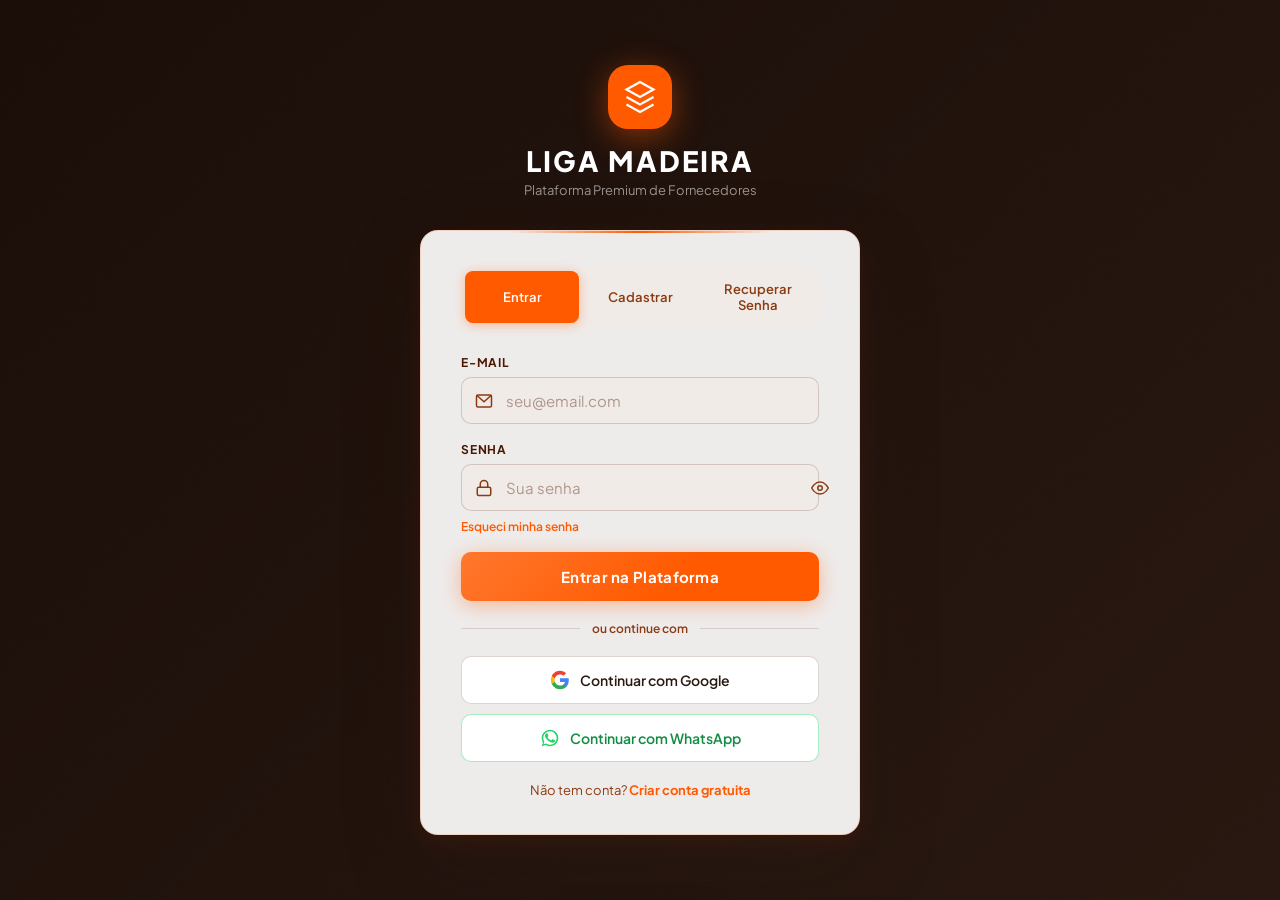
<file: auth.html>
<!DOCTYPE html>
<html lang="pt-BR">
<head>
  <meta charset="UTF-8"/>
  <meta name="viewport" content="width=device-width, initial-scale=1.0"/>
  <title>Liga Madeira | Acesso à Plataforma</title>
  <meta name="description" content="Faça login ou cadastre-se na Liga Madeira — plataforma premium de marceneiros e fornecedores."/>
  <link rel="preconnect" href="https://fonts.googleapis.com">
  <link rel="preconnect" href="https://fonts.gstatic.com" crossorigin>
  <link href="https://fonts.googleapis.com/css2?family=Plus+Jakarta+Sans:wght@300;400;500;600;700;800&display=swap" rel="stylesheet">
  <link rel="stylesheet" href="auth.css"/>
</head>
<body class="auth-body">

  <!-- Animated Background -->
  <div class="auth-bg"></div>
  <div class="particles-layer" id="particles-layer"></div>

  <!-- Toast -->
  <div class="auth-toast" id="auth-toast">
    <svg viewBox="0 0 24 24"><polyline points="20 6 9 17 4 12"/></svg>
    <span id="auth-toast-msg">Mensagem</span>
  </div>

  <!-- OTP Verification Overlay -->
  <div class="otp-overlay" id="otp-overlay">
    <div class="otp-card">
      <div class="otp-icon">
        <svg viewBox="0 0 24 24"><rect x="2" y="4" width="20" height="16" rx="2"/><polyline points="22,4 12,13 2,4"/></svg>
      </div>
      <h3>Verifique seu E-mail</h3>
      <p>Enviamos um código de 6 dígitos para <strong id="otp-email-label">seu e-mail</strong>. Digite abaixo para confirmar sua conta.</p>
      <div class="otp-inputs" id="otp-inputs">
        <input class="otp-digit" maxlength="1" type="text" inputmode="numeric" id="otp-0" oninput="otpInput(0)" onkeydown="otpKeydown(0, event)"/>
        <input class="otp-digit" maxlength="1" type="text" inputmode="numeric" id="otp-1" oninput="otpInput(1)" onkeydown="otpKeydown(1, event)"/>
        <input class="otp-digit" maxlength="1" type="text" inputmode="numeric" id="otp-2" oninput="otpInput(2)" onkeydown="otpKeydown(2, event)"/>
        <input class="otp-digit" maxlength="1" type="text" inputmode="numeric" id="otp-3" oninput="otpInput(3)" onkeydown="otpKeydown(3, event)"/>
        <input class="otp-digit" maxlength="1" type="text" inputmode="numeric" id="otp-4" oninput="otpInput(4)" onkeydown="otpKeydown(4, event)"/>
        <input class="otp-digit" maxlength="1" type="text" inputmode="numeric" id="otp-5" oninput="otpInput(5)" onkeydown="otpKeydown(5, event)"/>
      </div>
      <p class="otp-resend">Não recebeu? <button onclick="resendOTP()">Reenviar código</button></p>
      <button class="btn-auth-primary" id="otp-confirm-btn" onclick="confirmOTP()">Confirmar Código</button>
    </div>
  </div>

  <!-- Google Auth Modal -->
  <div class="google-modal-overlay" id="google-modal">
    <div class="google-modal">
      <div class="google-logo">
        <svg viewBox="0 0 24 24" xmlns="http://www.w3.org/2000/svg">
          <path d="M22.56 12.25c0-.78-.07-1.53-.2-2.25H12v4.26h5.92c-.26 1.37-1.04 2.53-2.21 3.31v2.77h3.57c2.08-1.92 3.28-4.74 3.28-8.09z" fill="#4285F4"/>
          <path d="M12 23c2.97 0 5.46-.98 7.28-2.66l-3.57-2.77c-.98.66-2.23 1.06-3.71 1.06-2.86 0-5.29-1.93-6.16-4.53H2.18v2.84C3.99 20.53 7.7 23 12 23z" fill="#34A853"/>
          <path d="M5.84 14.09c-.22-.66-.35-1.36-.35-2.09s.13-1.43.35-2.09V7.07H2.18C1.43 8.55 1 10.22 1 12s.43 3.45 1.18 4.93l3.66-2.84z" fill="#FBBC05"/>
          <path d="M12 5.38c1.62 0 3.06.56 4.21 1.64l3.15-3.15C17.45 2.09 14.97 1 12 1 7.7 1 3.99 3.47 2.18 7.07l3.66 2.84c.87-2.6 3.3-4.53 6.16-4.53z" fill="#EA4335"/>
        </svg>
        <span>Google</span>
      </div>
      <h3>Fazer login com Google</h3>
      <p class="sub">Escolha uma conta para continuar na Liga Madeira</p>
      <div class="google-account-card" onclick="confirmGoogleLogin()">
        <div class="google-avatar" id="google-avatar-initial">J</div>
        <div class="google-account-info">
          <strong id="google-account-name">Joao Henrique</strong>
          <span id="google-account-email">joaohenrique@gmail.com</span>
        </div>
        <svg style="width:18px;height:18px;margin-left:auto;stroke:#5f6368;fill:none;stroke-width:2;" viewBox="0 0 24 24"><polyline points="9 18 15 12 9 6"/></svg>
      </div>
      <button class="google-btn-confirm" onclick="confirmGoogleLogin()">Continuar</button>
      <button class="google-btn-cancel" onclick="closeGoogleModal()">Cancelar</button>
    </div>
  </div>

  <!-- Main Auth Container -->
  <div class="auth-container">

    <!-- Logo -->
    <div class="auth-logo">
      <div class="logo-icon-wrap">
        <svg viewBox="0 0 24 24"><path d="M12 2L3 7l9 5 9-5-9-5z" stroke-width="1.5"/><path d="M3 12l9 5 9-5" stroke-width="1.5"/><path d="M3 17l9 5 9-5" stroke-width="1.5"/></svg>
      </div>
      <h1>Liga Madeira</h1>
      <p>Plataforma Premium de Fornecedores</p>
    </div>

    <!-- Glass Card -->
    <div class="auth-card">

      <!-- Tab Navigation -->
      <div class="auth-tabs" id="auth-tabs">
        <button class="auth-tab-btn active" id="tab-login"    onclick="switchTab('login')">Entrar</button>
        <button class="auth-tab-btn"        id="tab-register" onclick="switchTab('register')">Cadastrar</button>
        <button class="auth-tab-btn"        id="tab-recover"  onclick="switchTab('recover')">Recuperar Senha</button>
      </div>

      <!-- ═══════════════════════════════════════
           PAINEL: LOGIN
           ═══════════════════════════════════════ -->
      <div class="auth-panel active" id="panel-login">
        <form onsubmit="handleLogin(event)" novalidate>

          <div class="form-group">
            <label for="login-email">E-mail</label>
            <div class="input-wrap">
              <input type="email" id="login-email" placeholder="seu@email.com" autocomplete="email" required/>
              <svg viewBox="0 0 24 24"><rect x="2" y="4" width="20" height="16" rx="2"/><polyline points="22,4 12,13 2,4"/></svg>
            </div>
            <span class="field-error" id="login-email-err">E-mail inválido.</span>
          </div>

          <div class="form-group">
            <label for="login-password">Senha</label>
            <div class="input-wrap">
              <input type="password" id="login-password" placeholder="Sua senha" class="has-toggle" autocomplete="current-password" required/>
              <svg viewBox="0 0 24 24"><rect x="3" y="11" width="18" height="11" rx="2" ry="2"/><path d="M7 11V7a5 5 0 0 1 10 0v4"/></svg>
              <button type="button" class="toggle-pass" onclick="togglePassword('login-password', this)">
                <svg viewBox="0 0 24 24"><path d="M1 12s4-8 11-8 11 8 11 8-4 8-11 8-11-8-11-8z"/><circle cx="12" cy="12" r="3"/></svg>
              </button>
            </div>
            <span class="field-error" id="login-pass-err">Senha incorreta.</span>
          </div>

          <button type="button" class="forgot-link" onclick="switchTab('recover')">Esqueci minha senha</button>

          <button type="submit" class="btn-auth-primary" id="login-btn">
            <span id="login-btn-text">Entrar na Plataforma</span>
          </button>
        </form>

        <div class="auth-divider"><span>ou continue com</span></div>

        <div class="social-btns">
          <button class="btn-auth-outline" onclick="loginWithGoogle()">
            <svg viewBox="0 0 24 24" xmlns="http://www.w3.org/2000/svg">
              <path d="M22.56 12.25c0-.78-.07-1.53-.2-2.25H12v4.26h5.92c-.26 1.37-1.04 2.53-2.21 3.31v2.77h3.57c2.08-1.92 3.28-4.74 3.28-8.09z" fill="#4285F4"/>
              <path d="M12 23c2.97 0 5.46-.98 7.28-2.66l-3.57-2.77c-.98.66-2.23 1.06-3.71 1.06-2.86 0-5.29-1.93-6.16-4.53H2.18v2.84C3.99 20.53 7.7 23 12 23z" fill="#34A853"/>
              <path d="M5.84 14.09c-.22-.66-.35-1.36-.35-2.09s.13-1.43.35-2.09V7.07H2.18C1.43 8.55 1 10.22 1 12s.43 3.45 1.18 4.93l3.66-2.84z" fill="#FBBC05"/>
              <path d="M12 5.38c1.62 0 3.06.56 4.21 1.64l3.15-3.15C17.45 2.09 14.97 1 12 1 7.7 1 3.99 3.47 2.18 7.07l3.66 2.84c.87-2.6 3.3-4.53 6.16-4.53z" fill="#EA4335"/>
            </svg>
            Continuar com Google
          </button>
          <button class="btn-auth-outline whatsapp" onclick="loginWithWhatsApp()">
            <svg viewBox="0 0 24 24" fill="none" xmlns="http://www.w3.org/2000/svg">
              <path d="M17.472 14.382c-.297-.149-1.758-.867-2.03-.967-.273-.099-.471-.148-.67.15-.197.297-.767.966-.94 1.164-.173.199-.347.223-.644.075-.297-.15-1.255-.463-2.39-1.475-.883-.788-1.48-1.761-1.653-2.059-.173-.297-.018-.458.13-.606.134-.133.298-.347.446-.52.149-.174.198-.298.298-.497.099-.198.05-.371-.025-.52-.075-.149-.669-1.612-.916-2.207-.242-.579-.487-.5-.669-.51-.173-.008-.371-.01-.57-.01-.198 0-.52.074-.792.372-.272.297-1.04 1.016-1.04 2.479 0 1.462 1.065 2.875 1.213 3.074.149.198 2.096 3.2 5.077 4.487.709.306 1.262.489 1.694.625.712.227 1.36.195 1.871.118.571-.085 1.758-.719 2.006-1.413.248-.694.248-1.289.173-1.413-.074-.124-.272-.198-.57-.347z" fill="#25D366"/>
              <path d="M12 2C6.477 2 2 6.477 2 12c0 1.936.551 3.741 1.502 5.273L2 22l4.86-1.476A9.953 9.953 0 0012 22c5.523 0 10-4.477 10-10S17.523 2 12 2zm0 18a7.96 7.96 0 01-4.273-1.237l-.306-.181-3.178.966.984-3.094-.199-.317A7.96 7.96 0 014 12c0-4.411 3.589-8 8-8s8 3.589 8 8-3.589 8-8 8z" fill="#25D366"/>
            </svg>
            Continuar com WhatsApp
          </button>
        </div>

        <div class="auth-links">
          Não tem conta? <button onclick="switchTab('register')">Criar conta gratuita</button>
        </div>
      </div>

      <!-- ═══════════════════════════════════════
           PAINEL: CADASTRO
           ═══════════════════════════════════════ -->
      <div class="auth-panel" id="panel-register">
        <form onsubmit="handleRegister(event)" novalidate id="register-form">

          <div class="form-row">
            <div class="form-group">
              <label for="reg-name">Nome Completo</label>
              <div class="input-wrap">
                <input type="text" id="reg-name" placeholder="Seu nome" required/>
                <svg viewBox="0 0 24 24"><path d="M20 21v-2a4 4 0 0 0-4-4H8a4 4 0 0 0-4 4v2"/><circle cx="12" cy="7" r="4"/></svg>
              </div>
              <span class="field-error" id="reg-name-err">Nome obrigatório.</span>
            </div>
            <div class="form-group">
              <label for="reg-phone">Telefone / WhatsApp</label>
              <div class="input-wrap">
                <input type="tel" id="reg-phone" placeholder="(11) 99999-9999" required/>
                <svg viewBox="0 0 24 24"><path d="M22 16.92v3a2 2 0 0 1-2.18 2 19.79 19.79 0 0 1-8.63-3.07A19.5 19.5 0 0 1 4.69 11a19.79 19.79 0 0 1-3.07-8.67A2 2 0 0 1 3.6 2h3a2 2 0 0 1 2 1.72c.127.96.361 1.903.7 2.81a2 2 0 0 1-.45 2.11L7.91 9.91a16 16 0 0 0 6.18 6.18l1.27-.95a2 2 0 0 1 2.11-.45c.907.339 1.85.573 2.81.7A2 2 0 0 1 22 16.92z"/></svg>
              </div>
            </div>
          </div>

          <div class="form-group">
            <label for="reg-email">E-mail</label>
            <div class="input-wrap">
              <input type="email" id="reg-email" placeholder="seu@email.com" required/>
              <svg viewBox="0 0 24 24"><rect x="2" y="4" width="20" height="16" rx="2"/><polyline points="22,4 12,13 2,4"/></svg>
            </div>
            <span class="field-error" id="reg-email-err">E-mail inválido ou já cadastrado.</span>
          </div>

          <div class="form-group">
            <label for="reg-profile">Perfil de Acesso</label>
            <div class="input-wrap">
              <select id="reg-profile" required>
                <option value="">Selecione seu perfil...</option>
                <option value="marceneiro">Marceneiro / Artesão</option>
                <option value="revendedor">Revendedor</option>
                <option value="cliente">Cliente Final</option>
                <option value="fabricante">Fabricante / Fornecedor</option>
              </select>
              <svg viewBox="0 0 24 24"><path d="M16 21v-2a4 4 0 0 0-4-4H5a4 4 0 0 0-4 4v2"/><circle cx="8.5" cy="7" r="4"/><polyline points="17 11 19 13 23 9"/></svg>
            </div>
            <span class="field-error" id="reg-profile-err">Selecione um perfil.</span>
          </div>

          <div class="form-group">
            <label for="reg-password">Senha</label>
            <div class="input-wrap">
              <input type="password" id="reg-password" placeholder="Crie uma senha forte" class="has-toggle" oninput="checkPasswordStrength(this.value)" required/>
              <svg viewBox="0 0 24 24"><rect x="3" y="11" width="18" height="11" rx="2" ry="2"/><path d="M7 11V7a5 5 0 0 1 10 0v4"/></svg>
              <button type="button" class="toggle-pass" onclick="togglePassword('reg-password', this)">
                <svg viewBox="0 0 24 24"><path d="M1 12s4-8 11-8 11 8 11 8-4 8-11 8-11-8-11-8z"/><circle cx="12" cy="12" r="3"/></svg>
              </button>
            </div>
            <div class="pw-strength">
              <div class="pw-bar" id="pw-bar-1"></div>
              <div class="pw-bar" id="pw-bar-2"></div>
              <div class="pw-bar" id="pw-bar-3"></div>
              <span class="pw-label" id="pw-label">—</span>
            </div>
            <span class="field-error" id="reg-pass-err">Mínimo 8 caracteres.</span>
          </div>

          <div class="form-group">
            <label for="reg-confirm-password">Confirmar Senha</label>
            <div class="input-wrap">
              <input type="password" id="reg-confirm-password" placeholder="Repita a senha" class="has-toggle" required/>
              <svg viewBox="0 0 24 24"><rect x="3" y="11" width="18" height="11" rx="2" ry="2"/><path d="M7 11V7a5 5 0 0 1 10 0v4"/></svg>
              <button type="button" class="toggle-pass" onclick="togglePassword('reg-confirm-password', this)">
                <svg viewBox="0 0 24 24"><path d="M1 12s4-8 11-8 11 8 11 8-4 8-11 8-11-8-11-8z"/><circle cx="12" cy="12" r="3"/></svg>
              </button>
            </div>
            <span class="field-error" id="reg-confirm-err">As senhas não coincidem.</span>
          </div>

          <div class="checkbox-row">
            <input type="checkbox" id="reg-terms" required/>
            <label for="reg-terms">Concordo com os <a href="#" onclick="return false;">Termos de Uso</a> e <a href="#" onclick="return false;">Política de Privacidade</a></label>
          </div>
          <span class="field-error" id="reg-terms-err" style="display:block;margin-top:-12px;margin-bottom:14px;">Aceite os termos para continuar.</span>

          <button type="submit" class="btn-auth-primary" id="register-btn">
            <span id="register-btn-text">Criar Minha Conta</span>
          </button>
        </form>

        <div class="auth-links">
          Já tem conta? <button onclick="switchTab('login')">Fazer login</button>
        </div>
      </div>

      <!-- ═══════════════════════════════════════
           PAINEL: RECUPERAR SENHA
           ═══════════════════════════════════════ -->
      <div class="auth-panel" id="panel-recover">

        <!-- Step 1: Enter email -->
        <div id="recover-step-1">
          <p style="font-size:14px;color:var(--wood-light);margin-bottom:22px;line-height:1.6;">
            Informe o e-mail cadastrado. Enviaremos um código de verificação para redefinir sua senha.
          </p>
          <form onsubmit="handleRecoverSend(event)" novalidate>
            <div class="form-group">
              <label for="recover-email">E-mail Cadastrado</label>
              <div class="input-wrap">
                <input type="email" id="recover-email" placeholder="seu@email.com" required/>
                <svg viewBox="0 0 24 24"><rect x="2" y="4" width="20" height="16" rx="2"/><polyline points="22,4 12,13 2,4"/></svg>
              </div>
              <span class="field-error" id="recover-email-err">E-mail não encontrado no sistema.</span>
            </div>
            <button type="submit" class="btn-auth-primary" id="recover-send-btn">
              <span id="recover-btn-text">Enviar Código de Recuperação</span>
            </button>
          </form>
        </div>

        <!-- Step 2: New password -->
        <div id="recover-step-2" style="display:none;">
          <p style="font-size:14px;color:var(--wood-light);margin-bottom:22px;line-height:1.6;">
            Código verificado! Defina sua nova senha abaixo.
          </p>
          <form onsubmit="handleRecoverReset(event)" novalidate>
            <div class="form-group">
              <label for="new-password">Nova Senha</label>
              <div class="input-wrap">
                <input type="password" id="new-password" placeholder="Nova senha forte" class="has-toggle" required/>
                <svg viewBox="0 0 24 24"><rect x="3" y="11" width="18" height="11" rx="2"/><path d="M7 11V7a5 5 0 0 1 10 0v4"/></svg>
                <button type="button" class="toggle-pass" onclick="togglePassword('new-password', this)">
                  <svg viewBox="0 0 24 24"><path d="M1 12s4-8 11-8 11 8 11 8-4 8-11 8-11-8-11-8z"/><circle cx="12" cy="12" r="3"/></svg>
                </button>
              </div>
            </div>
            <div class="form-group">
              <label for="new-password-confirm">Confirmar Nova Senha</label>
              <div class="input-wrap">
                <input type="password" id="new-password-confirm" placeholder="Repita a nova senha" class="has-toggle" required/>
                <svg viewBox="0 0 24 24"><rect x="3" y="11" width="18" height="11" rx="2"/><path d="M7 11V7a5 5 0 0 1 10 0v4"/></svg>
                <button type="button" class="toggle-pass" onclick="togglePassword('new-password-confirm', this)">
                  <svg viewBox="0 0 24 24"><path d="M1 12s4-8 11-8 11 8 11 8-4 8-11 8-11-8-11-8z"/><circle cx="12" cy="12" r="3"/></svg>
                </button>
              </div>
              <span class="field-error" id="new-pass-confirm-err">As senhas não coincidem.</span>
            </div>
            <button type="submit" class="btn-auth-primary">Redefinir Senha</button>
          </form>
        </div>

        <div class="auth-links">
          Lembrou a senha? <button onclick="switchTab('login')">Fazer login</button>
        </div>
      </div>

    </div><!-- /auth-card -->
  </div><!-- /auth-container -->

  <script src="auth.js?v=1.0.2"></script>
</body>
</html>
</file>
<file: auth.css>
/* ==========================================================================
   LIGA MADEIRA — Auth Screen Design System
   ========================================================================== */

@import url('https://fonts.googleapis.com/css2?family=Plus+Jakarta+Sans:wght@300;400;500;600;700;800&family=Playfair+Display:wght@600;700&display=swap');

*, *::before, *::after { margin: 0; padding: 0; box-sizing: border-box; }

:root {
  --wood-bg: #f4ebe5;
  --wood-dark: #2b1a12;
  --wood-mid: #4a1700;
  --wood-light: #8a3b12;
  --orange: #ff5a00;
  --orange-hover: #e04e00;
  --orange-light: rgba(255,90,0,0.12);
  --white: #ffffff;
  --glass: rgba(255,255,255,0.92);
  --glass-border: rgba(255,90,0,0.18);
  --input-bg: rgba(244,235,229,0.6);
  --shadow-card: 0 30px 80px rgba(43,26,18,0.22), 0 8px 24px rgba(255,90,0,0.08);
  --shadow-btn: 0 4px 20px rgba(255,90,0,0.38);
  --green-wa: #25D366;
  --red-err: #e53e3e;
  --green-ok: #38a169;
  --font: 'Plus Jakarta Sans', sans-serif;
  --radius: 18px;
  --radius-sm: 10px;
  --transition: 0.28s cubic-bezier(0.4, 0, 0.2, 1);
}

/* ── Body / Background ─────────────────────────────────────────────────── */
body.auth-body {
  min-height: 100vh;
  display: flex;
  align-items: center;
  justify-content: center;
  font-family: var(--font);
  background: #1a0d08;
  overflow: hidden;
  position: relative;
}

/* Animated gradient background */
.auth-bg {
  position: fixed;
  inset: 0;
  z-index: 0;
  background: linear-gradient(135deg, #1a0d08 0%, #2b1a12 30%, #4a1700 60%, #1a0d08 100%);
  background-size: 400% 400%;
  animation: gradientShift 12s ease infinite;
}
@keyframes gradientShift {
  0%   { background-position: 0% 50%; }
  50%  { background-position: 100% 50%; }
  100% { background-position: 0% 50%; }
}

/* Animated particles */
.particles-layer {
  position: fixed;
  inset: 0;
  z-index: 1;
  pointer-events: none;
  overflow: hidden;
}
.particle {
  position: absolute;
  border-radius: 50%;
  opacity: 0;
  animation: floatUp var(--dur, 8s) var(--delay, 0s) ease-in infinite;
}
@keyframes floatUp {
  0%   { transform: translateY(100vh) scale(0); opacity: 0; }
  10%  { opacity: 0.6; }
  90%  { opacity: 0.15; }
  100% { transform: translateY(-20px) scale(1); opacity: 0; }
}

/* Wood texture overlay */
.auth-bg::after {
  content: '';
  position: absolute;
  inset: 0;
  background: url("data:image/svg+xml,%3Csvg xmlns='http://www.w3.org/2000/svg' width='200' height='200'%3E%3Cfilter id='n'%3E%3CfeTurbulence type='fractalNoise' baseFrequency='0.9' numOctaves='4' stitchTiles='stitch'/%3E%3C/filter%3E%3Crect width='200' height='200' filter='url(%23n)' opacity='0.04'/%3E%3C/svg%3E") repeat;
  mix-blend-mode: overlay;
  opacity: 0.4;
}

/* ── Auth Container ────────────────────────────────────────────────────── */
.auth-container {
  position: relative;
  z-index: 10;
  width: 100%;
  max-width: 480px;
  padding: 20px;
  animation: slideInUp 0.6s cubic-bezier(0.34, 1.56, 0.64, 1) both;
}
@keyframes slideInUp {
  from { transform: translateY(40px); opacity: 0; }
  to   { transform: translateY(0);    opacity: 1; }
}

/* ── Logo ──────────────────────────────────────────────────────────────── */
.auth-logo {
  text-align: center;
  margin-bottom: 32px;
}
.auth-logo .logo-icon-wrap {
  display: inline-flex;
  align-items: center;
  justify-content: center;
  width: 64px; height: 64px;
  background: var(--orange);
  border-radius: 20px;
  box-shadow: 0 8px 32px rgba(255,90,0,0.45);
  margin-bottom: 14px;
  animation: logoPulse 3s ease-in-out infinite;
}
@keyframes logoPulse {
  0%, 100% { box-shadow: 0 8px 32px rgba(255,90,0,0.45); }
  50%       { box-shadow: 0 8px 48px rgba(255,90,0,0.7); }
}
.auth-logo .logo-icon-wrap svg {
  width: 36px; height: 36px;
  fill: none; stroke: white; stroke-width: 2;
}
.auth-logo h1 {
  font-size: 28px;
  font-weight: 800;
  color: var(--white);
  letter-spacing: 2px;
  text-transform: uppercase;
}
.auth-logo p {
  color: rgba(255,255,255,0.55);
  font-size: 13px;
  margin-top: 4px;
  font-weight: 400;
}

/* ── Glass Card ────────────────────────────────────────────────────────── */
.auth-card {
  background: var(--glass);
  backdrop-filter: blur(24px) saturate(180%);
  -webkit-backdrop-filter: blur(24px) saturate(180%);
  border: 1.5px solid var(--glass-border);
  border-radius: var(--radius);
  padding: 36px 40px;
  box-shadow: var(--shadow-card);
  position: relative;
  overflow: hidden;
}
.auth-card::before {
  content: '';
  position: absolute;
  top: -1px; left: 20%; right: 20%;
  height: 3px;
  background: linear-gradient(90deg, transparent, var(--orange), transparent);
  border-radius: 0 0 4px 4px;
}

/* ── Tab Navigation ────────────────────────────────────────────────────── */
.auth-tabs {
  display: flex;
  gap: 4px;
  background: var(--input-bg);
  padding: 4px;
  border-radius: var(--radius-sm);
  margin-bottom: 28px;
}
.auth-tab-btn {
  flex: 1;
  padding: 10px 12px;
  border: none;
  background: transparent;
  border-radius: 8px;
  font-family: var(--font);
  font-size: 13px;
  font-weight: 600;
  color: var(--wood-light);
  cursor: pointer;
  transition: var(--transition);
}
.auth-tab-btn.active {
  background: var(--orange);
  color: white;
  box-shadow: 0 2px 12px rgba(255,90,0,0.35);
}
.auth-tab-btn:not(.active):hover {
  background: rgba(255,90,0,0.1);
  color: var(--orange);
}

/* ── Tab Panels ────────────────────────────────────────────────────────── */
.auth-panel { display: none; animation: fadeInPanel 0.3s ease both; }
.auth-panel.active { display: block; }
@keyframes fadeInPanel {
  from { opacity: 0; transform: translateX(10px); }
  to   { opacity: 1; transform: translateX(0); }
}

/* ── Form Fields ───────────────────────────────────────────────────────── */
.form-group {
  position: relative;
  margin-bottom: 18px;
}
.form-group label {
  display: block;
  font-size: 12px;
  font-weight: 700;
  text-transform: uppercase;
  letter-spacing: 0.8px;
  color: var(--wood-mid);
  margin-bottom: 7px;
}
.form-group .input-wrap {
  position: relative;
}
.form-group .input-wrap svg {
  position: absolute;
  left: 14px;
  top: 50%;
  transform: translateY(-50%);
  width: 18px; height: 18px;
  stroke: var(--wood-light);
  fill: none;
  stroke-width: 2;
  pointer-events: none;
  transition: var(--transition);
}
.form-group input {
  width: 100%;
  padding: 13px 14px 13px 44px;
  border: 1.5px solid rgba(74,23,0,0.18);
  border-radius: var(--radius-sm);
  background: var(--input-bg);
  font-family: var(--font);
  font-size: 15px;
  color: var(--wood-dark);
  transition: var(--transition);
  outline: none;
}
.form-group input:focus {
  border-color: var(--orange);
  background: white;
  box-shadow: 0 0 0 3px var(--orange-light);
}
.form-group input:focus + svg,
.form-group .input-wrap:focus-within svg { stroke: var(--orange); }
.form-group input::placeholder { color: rgba(74,23,0,0.4); }
.form-group input.error { border-color: var(--red-err); }
.form-group input.success { border-color: var(--green-ok); }

/* Password toggle */
.toggle-pass {
  position: absolute;
  right: 14px; top: 50%;
  transform: translateY(-50%);
  background: none; border: none;
  cursor: pointer; padding: 4px;
  color: var(--wood-light);
}
.toggle-pass:hover { color: var(--orange); }
.toggle-pass svg { width: 18px; height: 18px; stroke: currentColor; fill: none; stroke-width: 2; }

/* Password with toggle has padding right */
.form-group input.has-toggle { padding-right: 46px; }

/* ── Password Strength ─────────────────────────────────────────────────── */
.pw-strength {
  margin-top: 6px;
  display: flex;
  gap: 4px;
  align-items: center;
}
.pw-bar { flex: 1; height: 4px; border-radius: 4px; background: #e2d4cc; transition: var(--transition); }
.pw-bar.weak   { background: var(--red-err); }
.pw-bar.medium { background: #f6ad55; }
.pw-bar.strong { background: var(--green-ok); }
.pw-label { font-size: 11px; font-weight: 600; color: var(--wood-light); margin-left: 6px; }

/* ── Select ────────────────────────────────────────────────────────────── */
.form-group select {
  width: 100%;
  padding: 13px 14px 13px 44px;
  border: 1.5px solid rgba(74,23,0,0.18);
  border-radius: var(--radius-sm);
  background: var(--input-bg);
  font-family: var(--font);
  font-size: 15px;
  color: var(--wood-dark);
  transition: var(--transition);
  outline: none;
  appearance: none;
  cursor: pointer;
}
.form-group select:focus {
  border-color: var(--orange);
  background: white;
  box-shadow: 0 0 0 3px var(--orange-light);
}

/* ── Checkbox Row ──────────────────────────────────────────────────────── */
.checkbox-row {
  display: flex;
  align-items: center;
  gap: 10px;
  margin-bottom: 18px;
}
.checkbox-row input[type="checkbox"] {
  width: 18px; height: 18px;
  accent-color: var(--orange);
  cursor: pointer;
}
.checkbox-row label {
  font-size: 13px;
  color: var(--wood-dark);
  cursor: pointer;
}
.checkbox-row a { color: var(--orange); text-decoration: none; font-weight: 600; }

/* ── Buttons ───────────────────────────────────────────────────────────── */
.btn-auth-primary {
  width: 100%;
  padding: 15px 24px;
  background: var(--orange);
  color: white;
  border: none;
  border-radius: var(--radius-sm);
  font-family: var(--font);
  font-size: 15px;
  font-weight: 700;
  cursor: pointer;
  transition: var(--transition);
  box-shadow: var(--shadow-btn);
  position: relative;
  overflow: hidden;
  letter-spacing: 0.3px;
}
.btn-auth-primary::after {
  content: '';
  position: absolute;
  inset: 0;
  background: linear-gradient(135deg, rgba(255,255,255,0.18) 0%, transparent 60%);
  pointer-events: none;
}
.btn-auth-primary:hover {
  background: var(--orange-hover);
  transform: translateY(-1px);
  box-shadow: 0 8px 28px rgba(255,90,0,0.5);
}
.btn-auth-primary:active { transform: translateY(0); }
.btn-auth-primary:disabled {
  opacity: 0.6; cursor: not-allowed; transform: none;
}

.btn-auth-outline {
  width: 100%;
  padding: 13px 24px;
  background: white;
  color: var(--wood-dark);
  border: 1.5px solid rgba(74,23,0,0.18);
  border-radius: var(--radius-sm);
  font-family: var(--font);
  font-size: 14px;
  font-weight: 600;
  cursor: pointer;
  transition: var(--transition);
  display: flex;
  align-items: center;
  justify-content: center;
  gap: 10px;
}
.btn-auth-outline:hover {
  border-color: var(--orange);
  background: var(--orange-light);
  transform: translateY(-1px);
}
.btn-auth-outline.whatsapp {
  border-color: rgba(37,211,102,0.4);
  color: #128c43;
}
.btn-auth-outline.whatsapp:hover {
  border-color: var(--green-wa);
  background: rgba(37,211,102,0.08);
  transform: translateY(-1px);
}
.btn-auth-outline svg { width: 20px; height: 20px; flex-shrink: 0; }

/* ── Divider ───────────────────────────────────────────────────────────── */
.auth-divider {
  display: flex;
  align-items: center;
  gap: 12px;
  margin: 20px 0;
}
.auth-divider::before, .auth-divider::after {
  content: '';
  flex: 1;
  height: 1px;
  background: rgba(74,23,0,0.15);
}
.auth-divider span {
  font-size: 12px;
  color: var(--wood-light);
  font-weight: 600;
  white-space: nowrap;
}

/* ── Social Buttons Row ────────────────────────────────────────────────── */
.social-btns { display: flex; flex-direction: column; gap: 10px; }

/* ── Links below form ──────────────────────────────────────────────────── */
.auth-links {
  text-align: center;
  margin-top: 20px;
  font-size: 13px;
  color: var(--wood-light);
}
.auth-links a, .auth-links button {
  color: var(--orange);
  font-weight: 700;
  text-decoration: none;
  background: none;
  border: none;
  cursor: pointer;
  font-family: var(--font);
  font-size: 13px;
}
.auth-links a:hover, .auth-links button:hover { text-decoration: underline; }

/* ── Field Error Message ───────────────────────────────────────────────── */
.field-error {
  display: none;
  font-size: 11px;
  color: var(--red-err);
  margin-top: 4px;
  font-weight: 600;
}
.field-error.show { display: block; }

/* ── OTP Verification Overlay ──────────────────────────────────────────── */
.otp-overlay {
  display: none;
  position: fixed;
  inset: 0;
  background: rgba(26,13,8,0.85);
  backdrop-filter: blur(8px);
  z-index: 100;
  align-items: center;
  justify-content: center;
  animation: fadeIn 0.3s ease;
}
.otp-overlay.show { display: flex; }
@keyframes fadeIn { from { opacity: 0; } to { opacity: 1; } }

.otp-card {
  background: white;
  border-radius: var(--radius);
  padding: 40px 44px;
  max-width: 420px;
  width: 90%;
  text-align: center;
  box-shadow: 0 40px 80px rgba(0,0,0,0.35);
  animation: slideInUp 0.4s cubic-bezier(0.34, 1.56, 0.64, 1) both;
}
.otp-card .otp-icon {
  width: 64px; height: 64px;
  background: var(--orange-light);
  border-radius: 50%;
  display: flex; align-items: center; justify-content: center;
  margin: 0 auto 20px;
}
.otp-card .otp-icon svg {
  width: 32px; height: 32px;
  stroke: var(--orange); fill: none; stroke-width: 2;
}
.otp-card h3 {
  font-size: 22px; font-weight: 800;
  color: var(--wood-dark); margin-bottom: 8px;
}
.otp-card p {
  font-size: 14px; color: var(--wood-light);
  margin-bottom: 28px; line-height: 1.6;
}
.otp-card p strong { color: var(--wood-dark); }
.otp-inputs {
  display: flex;
  gap: 10px;
  justify-content: center;
  margin-bottom: 28px;
}
.otp-digit {
  width: 52px; height: 58px;
  border: 2px solid rgba(74,23,0,0.2);
  border-radius: 12px;
  text-align: center;
  font-family: var(--font);
  font-size: 24px;
  font-weight: 800;
  color: var(--wood-dark);
  background: var(--input-bg);
  outline: none;
  transition: var(--transition);
}
.otp-digit:focus {
  border-color: var(--orange);
  background: white;
  box-shadow: 0 0 0 3px var(--orange-light);
}
.otp-resend {
  font-size: 13px; color: var(--wood-light);
  margin-bottom: 20px;
}
.otp-resend button {
  color: var(--orange); font-weight: 700;
  background: none; border: none; cursor: pointer;
  font-family: var(--font); font-size: 13px;
}

/* ── Google OAuth Modal ────────────────────────────────────────────────── */
.google-modal-overlay {
  display: none;
  position: fixed;
  inset: 0;
  background: rgba(26,13,8,0.7);
  backdrop-filter: blur(6px);
  z-index: 200;
  align-items: center;
  justify-content: center;
}
.google-modal-overlay.show { display: flex; }

.google-modal {
  background: white;
  border-radius: 28px;
  padding: 44px 40px;
  max-width: 400px;
  width: 90%;
  text-align: center;
  box-shadow: 0 40px 80px rgba(0,0,0,0.25);
  animation: slideInUp 0.4s cubic-bezier(0.34, 1.56, 0.64, 1) both;
}
.google-logo {
  display: flex; align-items: center; justify-content: center;
  gap: 10px; margin-bottom: 24px;
}
.google-logo svg { width: 32px; height: 32px; }
.google-logo span {
  font-size: 22px; font-weight: 700; color: #202124;
  font-family: 'Plus Jakarta Sans', sans-serif;
}
.google-modal h3 {
  font-size: 18px; font-weight: 700; color: #202124;
  margin-bottom: 8px;
}
.google-modal .sub {
  font-size: 14px; color: #5f6368; margin-bottom: 24px;
}
.google-account-card {
  border: 1.5px solid #dadce0;
  border-radius: 12px;
  padding: 14px 16px;
  display: flex;
  align-items: center;
  gap: 14px;
  margin-bottom: 24px;
  cursor: pointer;
  transition: background 0.2s;
}
.google-account-card:hover { background: #f8f9fa; }
.google-avatar {
  width: 42px; height: 42px;
  border-radius: 50%;
  background: var(--orange);
  display: flex; align-items: center; justify-content: center;
  color: white; font-weight: 700; font-size: 18px;
  font-family: var(--font);
  flex-shrink: 0;
}
.google-account-info { text-align: left; }
.google-account-info strong { display: block; font-size: 14px; color: #202124; }
.google-account-info span { font-size: 13px; color: #5f6368; }
.google-btn-confirm {
  width: 100%;
  padding: 12px;
  background: #1a73e8;
  color: white;
  border: none; border-radius: 8px;
  font-size: 15px; font-weight: 600;
  cursor: pointer; transition: background 0.2s;
  font-family: var(--font);
  margin-bottom: 10px;
}
.google-btn-confirm:hover { background: #1765cc; }
.google-btn-cancel {
  width: 100%;
  padding: 12px;
  background: transparent;
  color: #5f6368;
  border: 1.5px solid #dadce0;
  border-radius: 8px;
  font-size: 14px; font-weight: 600;
  cursor: pointer; transition: background 0.2s;
  font-family: var(--font);
}
.google-btn-cancel:hover { background: #f8f9fa; }

/* ── Toast ─────────────────────────────────────────────────────────────── */
.auth-toast {
  position: fixed;
  bottom: 24px; left: 50%;
  transform: translateX(-50%) translateY(80px);
  background: var(--wood-dark);
  color: white;
  padding: 14px 24px;
  border-radius: 12px;
  font-size: 14px;
  font-weight: 600;
  z-index: 999;
  transition: transform 0.35s cubic-bezier(0.34, 1.56, 0.64, 1);
  display: flex;
  align-items: center;
  gap: 10px;
  box-shadow: 0 8px 32px rgba(0,0,0,0.3);
  max-width: 90vw;
}
.auth-toast.show { transform: translateX(-50%) translateY(0); }
.auth-toast.success { background: var(--green-ok); }
.auth-toast.error   { background: var(--red-err); }
.auth-toast.info    { background: var(--orange); }
.auth-toast svg { width: 18px; height: 18px; stroke: white; fill: none; stroke-width: 2; flex-shrink: 0; }

/* ── Spinner ───────────────────────────────────────────────────────────── */
.spinner {
  display: inline-block;
  width: 18px; height: 18px;
  border: 2.5px solid rgba(255,255,255,0.35);
  border-top-color: white;
  border-radius: 50%;
  animation: spin 0.7s linear infinite;
  vertical-align: middle;
}
@keyframes spin { to { transform: rotate(360deg); } }

/* ── Forgot password link ──────────────────────────────────────────────── */
.forgot-link {
  display: block;
  text-align: right;
  font-size: 12px;
  color: var(--orange);
  font-weight: 600;
  cursor: pointer;
  margin-top: -10px;
  margin-bottom: 18px;
  background: none; border: none;
  font-family: var(--font);
}
.forgot-link:hover { text-decoration: underline; }

/* ── Success Screen ────────────────────────────────────────────────────── */
.success-screen {
  text-align: center;
  padding: 20px 0;
}
.success-screen .success-icon {
  width: 72px; height: 72px;
  background: rgba(56,161,105,0.12);
  border-radius: 50%;
  display: flex; align-items: center; justify-content: center;
  margin: 0 auto 20px;
}
.success-screen .success-icon svg {
  width: 36px; height: 36px;
  stroke: var(--green-ok); fill: none; stroke-width: 2.5;
}
.success-screen h3 { font-size: 22px; font-weight: 800; color: var(--wood-dark); margin-bottom: 10px; }
.success-screen p  { font-size: 14px; color: var(--wood-light); line-height: 1.6; margin-bottom: 24px; }

/* ── Row of two inputs ─────────────────────────────────────────────────── */
.form-row { display: grid; grid-template-columns: 1fr 1fr; gap: 14px; }

/* ── Responsive ────────────────────────────────────────────────────────── */
@media (max-width: 520px) {
  .auth-container { padding: 16px; }
  .auth-card { padding: 28px 22px; }
  .form-row { grid-template-columns: 1fr; gap: 0; }
  .otp-digit { width: 44px; height: 52px; font-size: 20px; }
}
</file>
